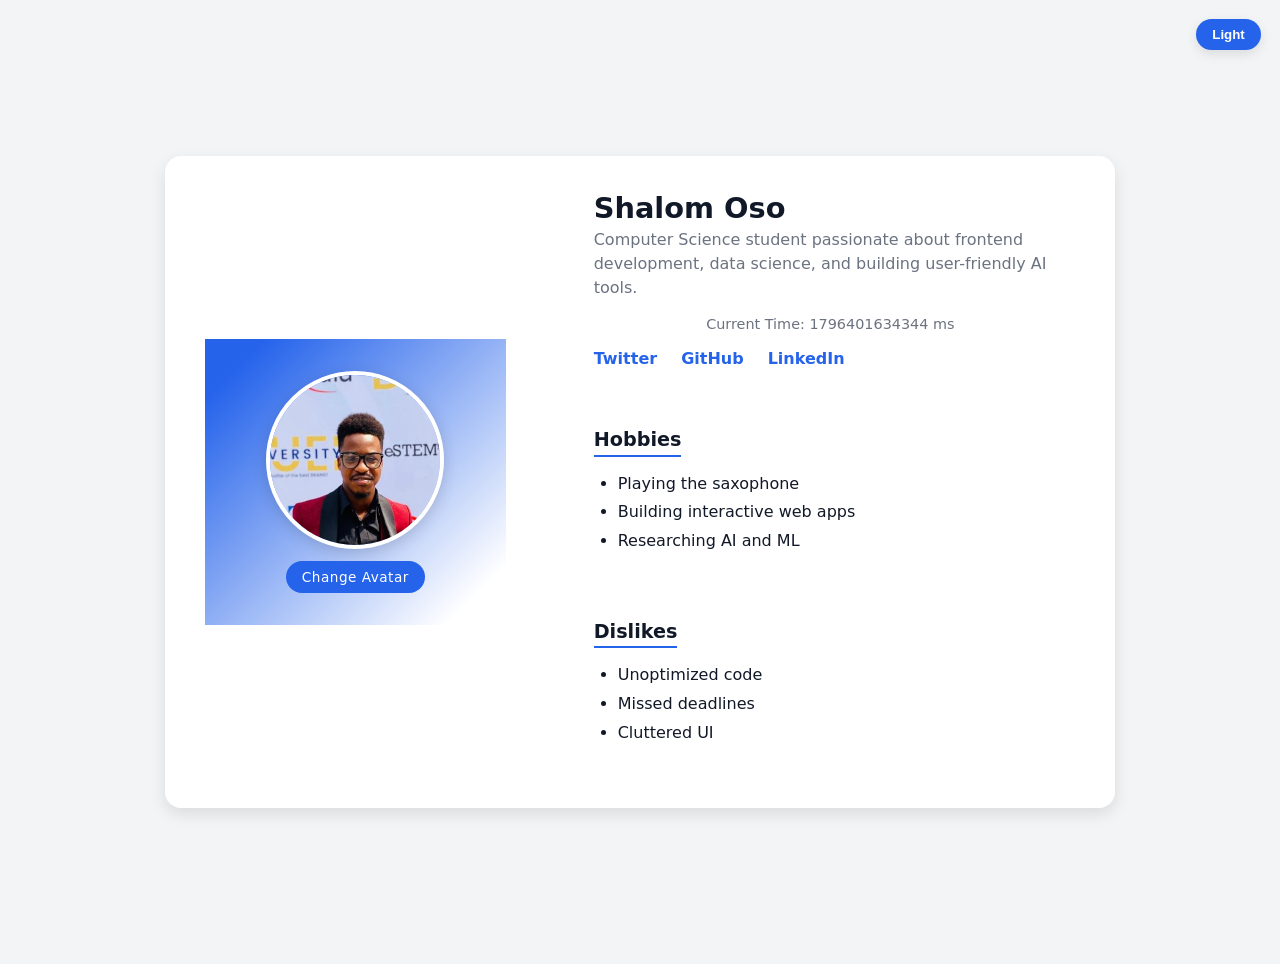
<file: Stage 0/index.html>
<!DOCTYPE html>
<html lang="en">
<head>
  <meta charset="UTF-8" />
  <meta name="viewport" content="width=device-width, initial-scale=1.0" />
  <title>OSO SHALOM – Stage 0</title>

  <!-- to link my css with the html -->
  <link rel="stylesheet" href="./index.css">
</head>
<body>
    <!-- this is the button used to toggle between light theme and dark theme -->
  <button class="theme-toggle" id="themeToggle" aria-label="Toggle theme">
    Light
  </button>

  <!-- this is the article container for the profile picture -->
  <article data-testid="test-profile-card">
    <figure>
      <img
        src="./19.jpg"
        alt="Profile picture of Shalom Oso"
        data-testid="test-user-avatar"
        id="avatar"
      />
      <div class="upload-wrapper">
        <label for="avatarInput" class="upload-btn">Change Avatar</label>
        <input type="file" id="avatarInput" accept="image/*" />
      </div>
    </figure>
 
    <!-- this is the biodata part -->
    <div class="content">
      <header>
        <h2 data-testid="test-user-name">Shalom Oso</h2>
        <p data-testid="test-user-bio">
          Computer Science student passionate about frontend development, data science,
          and building user-friendly AI tools.
        </p>
      </header>

      <p class="time" data-testid="test-user-time"></p>

      <!-- these are my available social media handles -->
      <nav aria-label="Social Media Links">
        <ul data-testid="test-user-social-links">
          <li>
            <a href="https://x.com/shalom_ablesax?s=21" target="_blank" rel="noopener noreferrer"
              data-testid="test-user-social-twitter">Twitter</a>
          </li>
          <li>
            <a href="https://github.com/Ablesax" target="_blank" rel="noopener noreferrer"
              data-testid="test-user-social-github">GitHub</a>
          </li>
          <li>
            <a href="https://www.linkedin.com/in/ososhalom?utm_source=share&utm_campaign=share_via&utm_content=profile&utm_medium=ios_app" target="_blank" rel="noopener noreferrer"
              data-testid="test-user-social-linkedin">LinkedIn</a>
          </li>
        </ul>
      </nav>

      <!-- some of my hobbies are listed below in an unordered list -->
      <section aria-label="Hobbies">
        <h3>Hobbies</h3>
        <ul data-testid="test-user-hobbies">
          <li>Playing the saxophone </li>
          <li>Building interactive web apps </li>
          <li>Researching AI and ML </li>
        </ul>
      </section>

      <!-- some of my dislikes includes; -->
      <section aria-label="Dislikes">
        <h3>Dislikes</h3>
        <ul data-testid="test-user-dislikes">
          <li>Unoptimized code </li>
          <li>Missed deadlines </li>
          <li>Cluttered UI </li>
        </ul>
      </section>
    </div>
  </article>

  <!-- linking the javascript code with my html -->
  <script src="./index.js"></script>
</body>
</html>
</file>
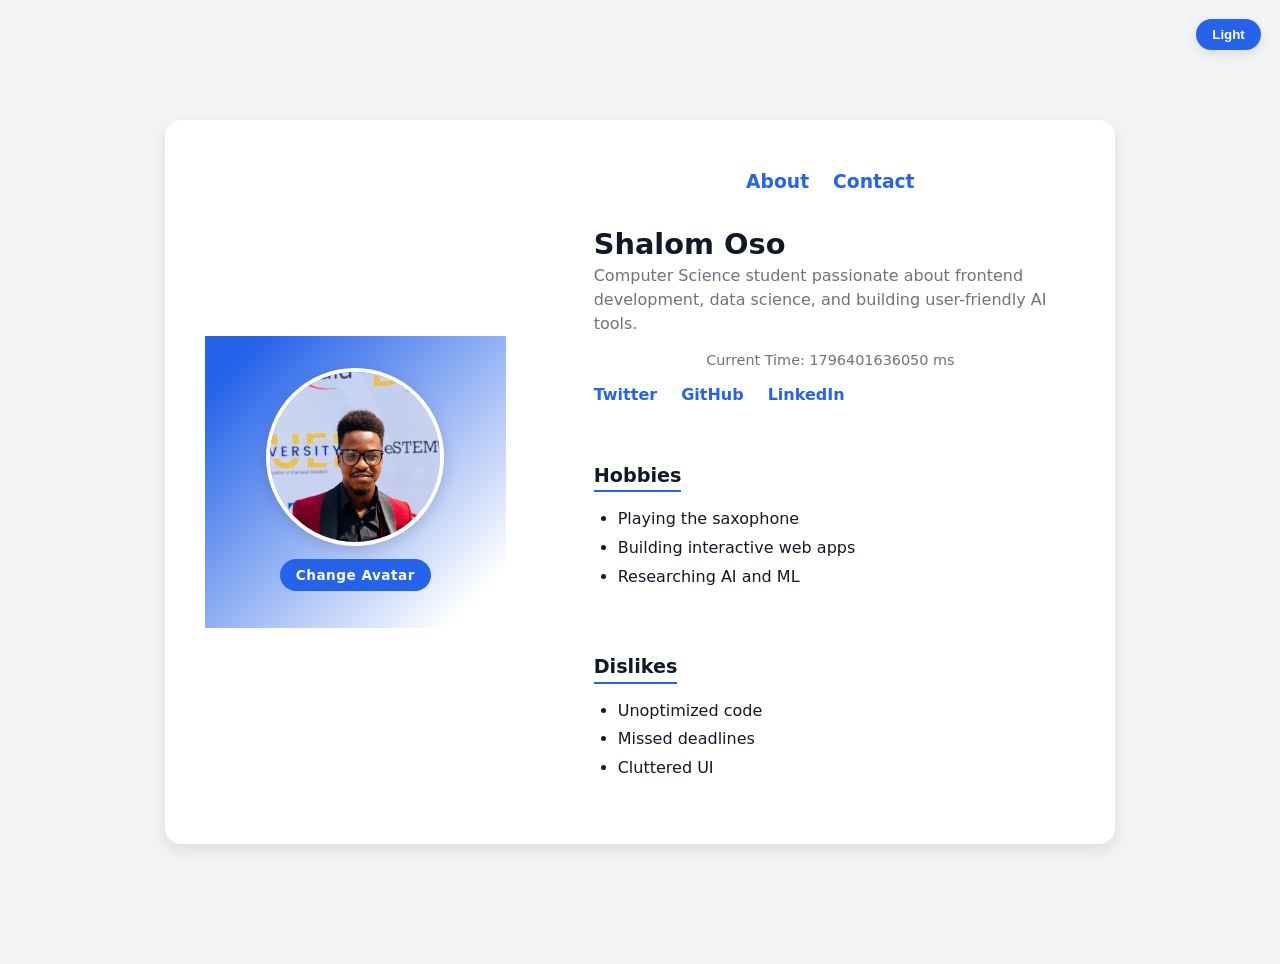
<file: Stage 1/index.html>
<!DOCTYPE html>
<html lang="en">
<head>
  <meta charset="UTF-8" />
  <meta name="viewport" content="width=device-width, initial-scale=1.0" />
  <title>OSO SHALOM – Stage 0</title>
  <link rel="stylesheet" href="./index.css" />
</head>
<body>
  <!-- Theme toggle for light/dark mode -->
  <button class="theme-toggle" id="themeToggle" aria-label="Toggle theme">
    Light
  </button>

  <!-- Profile Card Root -->
  <article data-testid="test-profile-card">
    <figure>
      <img
        src="./19.jpg"
        alt="Profile picture of Shalom Oso"
        data-testid="test-user-avatar"
        id="avatar"
      />
      <div class="upload-wrapper">
        <label for="avatarInput" class="upload-btn">Change Avatar</label>
        <input type="file" id="avatarInput" accept="image/*" />
      </div>
    </figure>

    <div class="content">
      <nav class="page-nav">
        <a href="./about.html"><h3>About</h3></a>
        <a href="./contact.html"><h3>Contact</h3></a>
      </nav>

      <header>
        <h2 data-testid="test-user-name">Shalom Oso</h2>
        <p data-testid="test-user-bio">
          Computer Science student passionate about frontend development, data science,
          and building user-friendly AI tools.
        </p>
      </header>

      <p class="time" data-testid="test-user-time"></p>

      <!-- Social Links -->
      <nav aria-label="Social Media Links">
        <ul data-testid="test-user-social-links">
          <li>
            <a href="https://x.com/shalom_ablesax?s=21"
              target="_blank"
              rel="noopener noreferrer"
              data-testid="test-user-social-twitter"
              >Twitter</a
            >
          </li>
          <li>
            <a href="https://github.com/Ablesax"
              target="_blank"
              rel="noopener noreferrer"
              data-testid="test-user-social-github"
              >GitHub</a
            >
          </li>
          <li>
            <a href="https://www.linkedin.com/in/ososhalom"
              target="_blank"
              rel="noopener noreferrer"
              data-testid="test-user-social-linkedin"
              >LinkedIn</a
            >
          </li>
        </ul>
      </nav>

      <!-- Hobbies Section -->
      <section aria-label="Hobbies">
        <h3>Hobbies</h3>
        <ul data-testid="test-user-hobbies">
          <li>Playing the saxophone</li>
          <li>Building interactive web apps</li>
          <li>Researching AI and ML</li>
        </ul>
      </section>

      <!-- Dislikes Section -->
      <section aria-label="Dislikes">
        <h3>Dislikes</h3>
        <ul data-testid="test-user-dislikes">
          <li>Unoptimized code</li>
          <li>Missed deadlines</li>
          <li>Cluttered UI</li>
        </ul>
      </section>
    </div>
  </article>

  <script src="./index.js"></script>
</body>
</html>
</file>
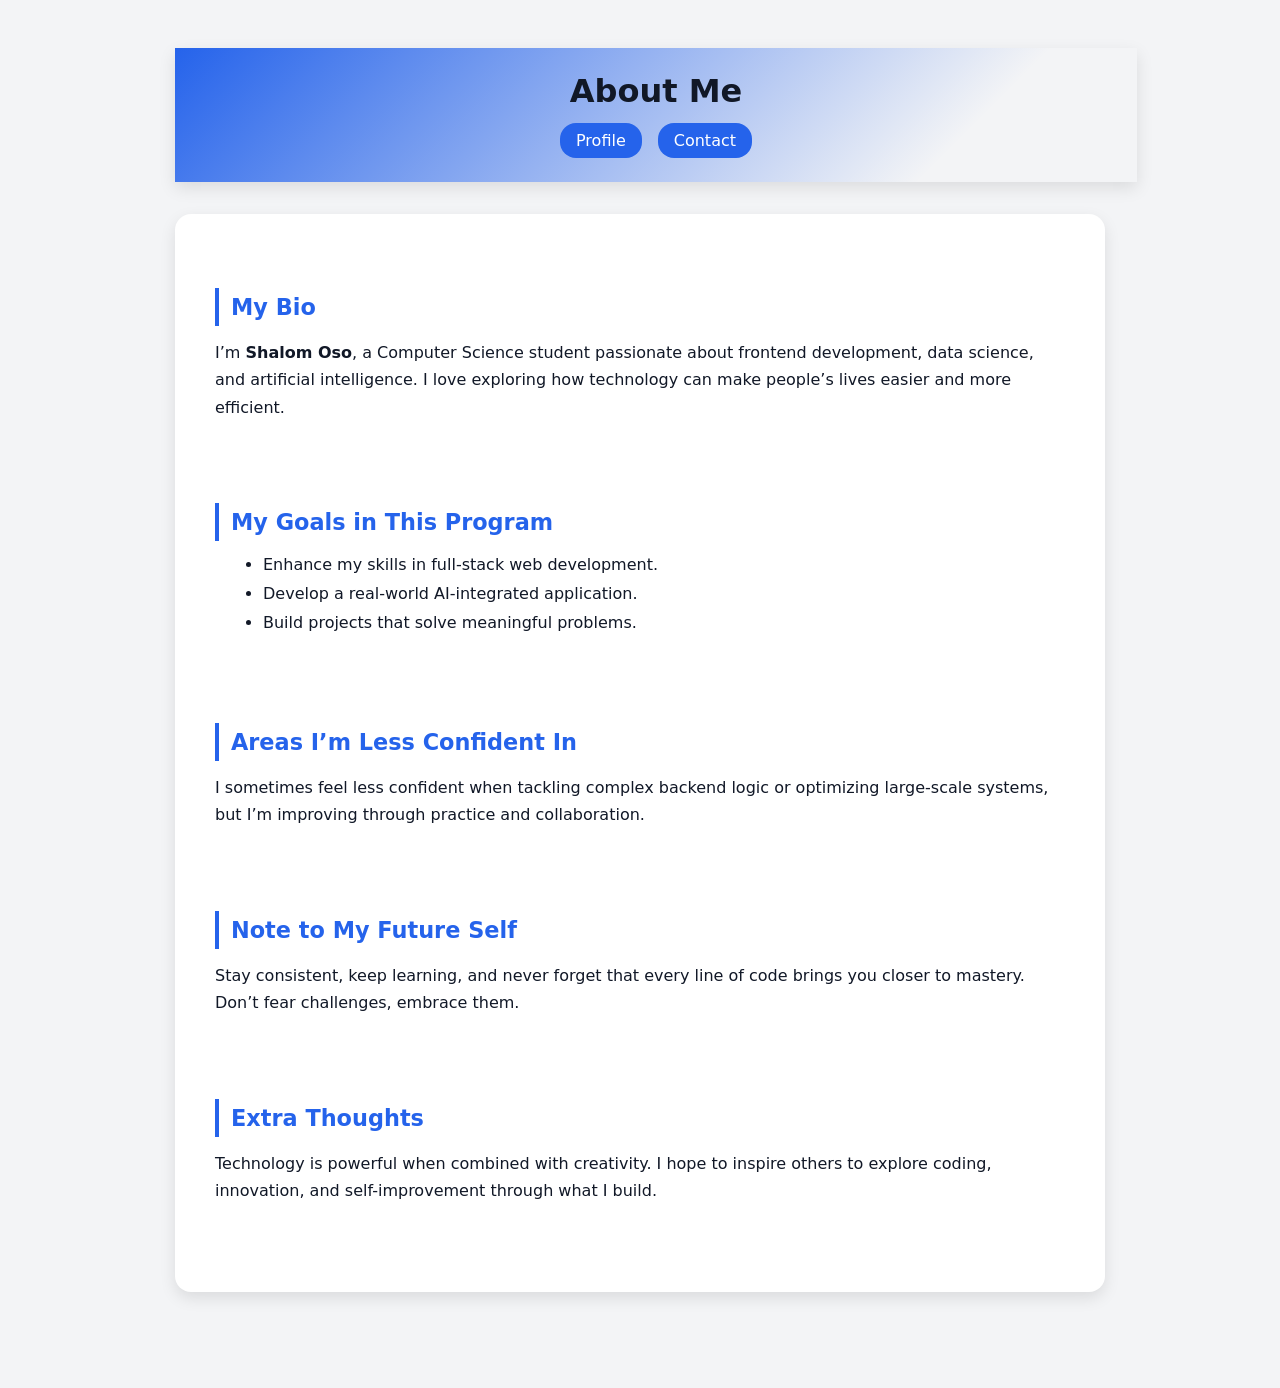
<file: Stage 1/about.html>
<!DOCTYPE html>
<html lang="en">
<head>
  <meta charset="UTF-8" />
  <meta name="viewport" content="width=device-width, initial-scale=1.0" />
  <title>About Me – Stage 1</title>
  <link rel="stylesheet" href="./index.css" />
</head>
<body>
    <section>
  <header class="page-header">
    <h1>About Me</h1>
    <nav>
      <a href="./index.html">Profile</a>
      <a href="./contact.html">Contact</a>
    </nav>
  </header>

  <main data-testid="test-about-page">
    <section data-testid="test-about-bio">
      <h2>My Bio</h2>
      <p>
        I’m <strong>Shalom Oso</strong>, a Computer Science student passionate about
        frontend development, data science, and artificial intelligence. I love exploring
        how technology can make people’s lives easier and more efficient.
      </p>
    </section>

    <section data-testid="test-about-goals">
      <h2>My Goals in This Program</h2>
      <ul>
        <li>Enhance my skills in full-stack web development.</li>
        <li>Develop a real-world AI-integrated application.</li>
        <li>Build projects that solve meaningful problems.</li>
      </ul>
    </section>

    <section data-testid="test-about-confidence">
      <h2>Areas I’m Less Confident In</h2>
      <p>
        I sometimes feel less confident when tackling complex backend logic or optimizing large-scale
        systems, but I’m improving through practice and collaboration.
      </p>
    </section>

    <section data-testid="test-about-future-note">
      <h2>Note to My Future Self</h2>
      <p>
        Stay consistent, keep learning, and never forget that every line of code brings
        you closer to mastery. Don’t fear challenges, embrace them.
      </p>
    </section>

    <section data-testid="test-about-extra">
      <h2>Extra Thoughts</h2>
      <p>
        Technology is powerful when combined with creativity. I hope to inspire others to
        explore coding, innovation, and self-improvement through what I build.
      </p>
    </section>
  </main>
  </section>
</body>
</html>
</file>
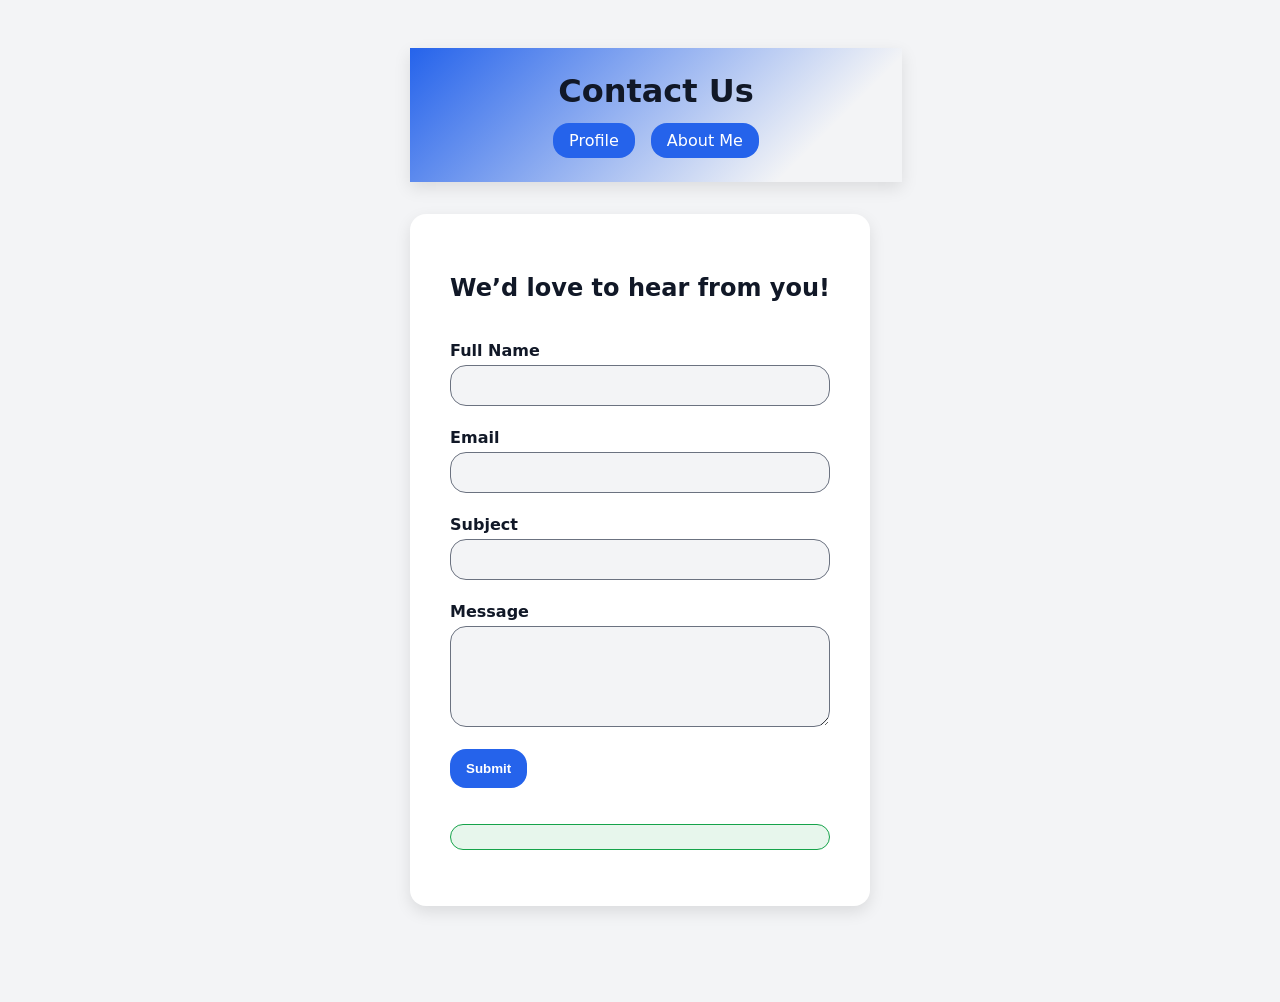
<file: Stage 1/contact.html>
<!DOCTYPE html>
<html lang="en">
<head>
  <meta charset="UTF-8" />
  <meta name="viewport" content="width=device-width, initial-scale=1.0" />
  <title>Contact Me – Stage 1</title>
  <link rel="stylesheet" href="./index.css" />
</head>
<body>
    <section class="topmostotside">
  <header class="page-header">
    <h1>Contact Us</h1>
    <nav>
      <a href="./index.html">Profile</a>
      <a href="./about.html">About Me</a>
    </nav>
  </header>

  <main>
    <form id="contactForm" novalidate aria-labelledby="contactHeading">
      <h2 id="contactHeading">We’d love to hear from you!</h2>

      <div class="form-group">
        <label for="name">Full Name</label>
        <input type="text" id="name" data-testid="test-contact-name" required aria-describedby="error-name" />
        <small id="error-name" class="error" data-testid="test-contact-error-name"></small>
      </div>

      <div class="form-group">
        <label for="email">Email</label>
        <input type="email" id="email" data-testid="test-contact-email" required aria-describedby="error-email" />
        <small id="error-email" class="error" data-testid="test-contact-error-email"></small>
      </div>

      <div class="form-group">
        <label for="subject">Subject</label>
        <input type="text" id="subject" data-testid="test-contact-subject" required aria-describedby="error-subject" />
        <small id="error-subject" class="error" data-testid="test-contact-error-subject"></small>
      </div>

      <div class="form-group">
        <label for="message">Message</label>
        <textarea id="message" rows="5" data-testid="test-contact-message" required aria-describedby="error-message"></textarea>
        <small id="error-message" class="error" data-testid="test-contact-error-message"></small>
      </div>

      <button type="submit" class="btn" data-testid="test-contact-submit">Submit</button>
      <p class="success" data-testid="test-contact-success" aria-live="polite"></p>
    </form>
  </main>

  <script>
    const form = document.getElementById('contactForm');
    const successMsg = document.querySelector('[data-testid="test-contact-success"]');

    form.addEventListener('submit', (e) => {
      e.preventDefault();
      let valid = true;

      const name = document.getElementById('name');
      const email = document.getElementById('email');
      const subject = document.getElementById('subject');
      const message = document.getElementById('message');

      const nameErr = document.getElementById('error-name');
      const emailErr = document.getElementById('error-email');
      const subjectErr = document.getElementById('error-subject');
      const msgErr = document.getElementById('error-message');

      // to reset messages
      [nameErr, emailErr, subjectErr, msgErr].forEach(el => el.textContent = '');
      successMsg.textContent = '';

      // for validation
      if (name.value.trim() === '') {
        nameErr.textContent = 'Full name is required.';
        valid = false;
      }

      const emailPattern = /^[^ ]+@[^ ]+\.[a-z]{2,3}$/;
      if (!emailPattern.test(email.value)) {
        emailErr.textContent = 'Please enter a valid email address.';
        valid = false;
      }

      if (subject.value.trim() === '') {
        subjectErr.textContent = 'Subject is required.';
        valid = false;
      }

      if (message.value.trim().length < 10) {
        msgErr.textContent = 'Message must be at least 10 characters.';
        valid = false;
      }

      // Success message
      if (valid) {
        successMsg.textContent = '✅ Thank you! Your message has been submitted successfully.';
        form.reset();
      }
    });
  </script>
  </section>
</body>
</html>
</file>
<file: Stage 0/index.css>
/*  Global Variables */
:root {
  --bg: #f3f4f6;
  --card-bg: #ffffff;
  --text: #111827;
  --muted: #6b7280;
  --accent: #2563eb;
  --radius: 16px;
  --shadow: 0 6px 16px rgba(0, 0, 0, 0.1);
  --transition: 0.3s ease-in-out;
  --heading-font: "Poppins", system-ui, sans-serif;
  --body-font: "Inter", system-ui, sans-serif;
}

/* for the dark theme styling */
body.dark {
  --bg: #0f172a;
  --card-bg: #1e293b;
  --text: #f8fafc;
  --muted: #94a3b8;
  --accent: #38bdf8;
}

/* Base Styles */
body {
  background: var(--bg);
  color: var(--text);
  font-family: var(--body-font);
  display: flex;
  justify-content: center;
  align-items: center;
  min-height: 100vh;
  margin: 0;
  padding: 2rem;
  transition: background var(--transition), color var(--transition);
}

/* Profile Card Container */
article {
  background: var(--card-bg);
  border-radius: var(--radius);
  box-shadow: var(--shadow);
  overflow: hidden;
  max-width: 950px;
  width: 100%;
  display: flex;
  flex-direction: column;
  transition: transform var(--transition), box-shadow var(--transition);
}

article:hover {
  transform: translateY(-6px);
  box-shadow: 0 8px 20px rgba(0, 0, 0, 0.15);
}

/*  Avatar Section */
figure {
  display: flex;
  justify-content: center;
  align-items: center;
  padding: 2rem 1rem;
  flex-direction: column;
  background: linear-gradient(135deg, var(--accent) 10%, transparent 90%);
}

figure img {
  width: 170px;
  height: 170px;
  border-radius: 50%;
  object-fit: cover;
  border: 4px solid var(--card-bg);
  box-shadow: 0 4px 15px rgba(0, 0, 0, 0.15);
  transition: transform var(--transition);
}

figure img:hover {
  transform: scale(1.08);
}

.upload-wrapper {
  margin-top: 0.8rem;
}

input[type="file"] {
  display: none;
}

label.upload-btn {
  display: inline-block;
  padding: 0.5rem 1rem;
  background: var(--accent);
  color: #fff;
  border-radius: var(--radius);
  cursor: pointer;
  font-size: 0.85rem;
  letter-spacing: 0.5px;
  transition: background var(--transition), transform var(--transition);
}

label.upload-btn:hover {
  background: #1d4ed8;
  transform: translateY(-2px);
}

/*  Card Content */
.content {
  padding: 1.5rem 2rem;
}

header {
  text-align: center;
  margin-bottom: 1rem;
}

header h2 {
  margin: 0.2rem 0;
  font-family: var(--heading-font);
  font-size: 1.8rem;
  font-weight: 600;
}

header p {
  color: var(--muted);
  font-size: 1rem;
  max-width: 600px;
  margin: 0 auto;
  line-height: 1.5;
}

/* Time */
.time {
  text-align: center;
  color: var(--muted);
  font-size: 0.9rem;
  margin: 0.8rem 0;
}

/* Social Links */
nav ul {
  list-style: none;
  display: flex;
  justify-content: center;
  gap: 1.5rem;
  padding: 0;
  margin: 1rem 0;
  flex-wrap: wrap;
}

nav a {
  color: var(--accent);
  text-decoration: none;
  font-weight: 600;
  transition: color var(--transition), transform var(--transition);
}

nav a:hover,
nav a:focus {
  color: var(--text);
  transform: translateY(-2px);
  outline: none;
}

/* Sections (Hobbies and Dislikes)*/
section {
  padding: 1rem 0;
}

section h3 {
  margin-bottom: 0.5rem;
  font-family: var(--heading-font);
  font-size: 1.2rem;
  border-bottom: 2px solid var(--accent);
  display: inline-block;
  padding-bottom: 0.2rem;
}

ul {
  padding-left: 1.5rem;
  margin-top: 0.5rem;
}

ul li {
  margin-bottom: 0.4rem;
  line-height: 1.4;
}

/* Theme Toggle Button */
.theme-toggle {
  position: fixed;
  top: 1.2rem;
  right: 1.2rem;
  padding: 0.5rem 1rem;
  background: var(--accent);
  border: none;
  color: #fff;
  border-radius: var(--radius);
  font-weight: 600;
  cursor: pointer;
  box-shadow: 0 4px 12px rgba(0, 0, 0, 0.1);
  transition: background var(--transition), transform var(--transition);
  z-index: 10;
}

.theme-toggle:hover {
  background: #1e40af;
  transform: scale(1.05);
}

/* Responsive Layout for tablets */
@media (min-width: 768px) {
  article {
    flex-direction: row;
    align-items: center;
  }

  figure {
    flex: 1;
    padding: 2rem;
  }

  .content {
    flex: 2;
    padding: 2rem 3rem;
  }

  header {
    text-align: left;
  }

  nav ul {
    justify-content: flex-start;
  }

  section {
    padding: 1rem 0;
  }
}
/* Responsive Layout for mobile phones */
@media (max-width: 480px) {
  header h2 {
    font-size: 1.4rem;
  }

  figure img {
    width: 140px;
    height: 140px;
  }

  label.upload-btn {
    font-size: 0.8rem;
    padding: 0.4rem 0.9rem;
  }

  nav a {
    font-size: 0.9rem;
  }

  section h3 {
    font-size: 1rem;
  }
}
</file>
<file: Stage 1/index.css>
/* ========== Global Variables ========== */
:root {
  --bg: #f3f4f6;
  --card-bg: #ffffff;
  --text: #111827;
  --muted: #6b7280;
  --accent: #2563eb;
  --radius: 16px;
  --shadow: 0 6px 16px rgba(0, 0, 0, 0.1);
  --transition: 0.3s ease-in-out;
  --heading-font: "Poppins", system-ui, sans-serif;
  --body-font: "Inter", system-ui, sans-serif;
}

/* Dark Theme */
body.dark {
  --bg: #0f172a;
  --card-bg: #1e293b;
  --text: #f8fafc;
  --muted: #94a3b8;
  --accent: #38bdf8;
}

/* ========== Base Styling ========== */
body {
  background: var(--bg);
  color: var(--text);
  font-family: var(--body-font);
  display: flex;
  justify-content: center;
  align-items: center;
  min-height: 100vh;
  margin: 0;
  padding: 2rem;
  transition: background var(--transition), color var(--transition);
}

/* Profile Card Container */
article {
  background: var(--card-bg);
  border-radius: var(--radius);
  box-shadow: var(--shadow);
  overflow: hidden;
  max-width: 950px;
  width: 100%;
  display: flex;
  flex-direction: column;
  transition: transform var(--transition), box-shadow var(--transition);
}

article:hover {
  transform: translateY(-6px);
  box-shadow: 0 8px 20px rgba(0, 0, 0, 0.15);
}

/* Avatar Section */
figure {
  display: flex;
  justify-content: center;
  align-items: center;
  padding: 2rem 1rem;
  flex-direction: column;
  background: linear-gradient(135deg, var(--accent) 10%, transparent 90%);
}

figure img {
  width: 170px;
  height: 170px;
  border-radius: 50%;
  object-fit: cover;
  border: 4px solid var(--card-bg);
  box-shadow: 0 4px 15px rgba(0, 0, 0, 0.15);
  transition: transform var(--transition);
}

figure img:hover {
  transform: scale(1.08);
}

/* Upload Button */
.upload-wrapper {
  margin-top: 0.8rem;
}

input[type="file"] {
  display: none;
}

label.upload-btn {
  display: inline-block;
  padding: 0.5rem 1rem;
  background: var(--accent);
  color: #fff;
  border-radius: var(--radius);
  cursor: pointer;
  font-size: 0.85rem;
  letter-spacing: 0.5px;
  transition: background var(--transition), transform var(--transition);
}

label.upload-btn:hover {
  background: #1d4ed8;
  transform: translateY(-2px);
}

/* Content */
.content {
  padding: 1.5rem 2rem;
}

/* Internal Navigation (About / Contact) */
.page-nav {
  display: flex;
  justify-content: center;
  gap: 1.5rem;
  margin-bottom: 1rem;
}

.page-nav a {
  text-decoration: none;
  color: var(--accent);
  font-weight: 600;
  transition: color var(--transition);
}

.page-nav a:hover {
  color: var(--text);
}

/* Header */
header {
  text-align: center;
  margin-bottom: 1rem;
}

header h2 {
  margin: 0.2rem 0;
  font-family: var(--heading-font);
  font-size: 1.8rem;
  font-weight: 600;
}

header p {
  color: var(--muted);
  font-size: 1rem;
  max-width: 600px;
  margin: 0 auto;
  line-height: 1.5;
}

/* Time Display */
.time {
  text-align: center;
  color: var(--muted);
  font-size: 0.9rem;
  margin: 0.8rem 0;
}

/* Social Links */
nav ul {
  list-style: none;
  display: flex;
  justify-content: center;
  gap: 1.5rem;
  padding: 0;
  margin: 1rem 0;
  flex-wrap: wrap;
}

nav a {
  color: var(--accent);
  text-decoration: none;
  font-weight: 600;
  transition: color var(--transition), transform var(--transition);
}

nav a:hover,
nav a:focus {
  color: var(--text);
  transform: translateY(-2px);
  outline: none;
}

/* Sections */
section {
  padding: 1rem 0;
}

section h3 {
  margin-bottom: 0.5rem;
  font-family: var(--heading-font);
  font-size: 1.2rem;
  border-bottom: 2px solid var(--accent);
  display: inline-block;
  padding-bottom: 0.2rem;
}

ul {
  padding-left: 1.5rem;
  margin-top: 0.5rem;
}

ul li {
  margin-bottom: 0.4rem;
  line-height: 1.4;
}

/* Theme Toggle Button */
.theme-toggle {
  position: fixed;
  top: 1.2rem;
  right: 1.2rem;
  padding: 0.5rem 1rem;
  background: var(--accent);
  border: none;
  color: #fff;
  border-radius: var(--radius);
  font-weight: 600;
  cursor: pointer;
  box-shadow: 0 4px 12px rgba(0, 0, 0, 0.1);
  transition: background var(--transition), transform var(--transition);
  z-index: 10;
}

.theme-toggle:hover {
  background: #1e40af;
  transform: scale(1.05);
}

/* Tablet View */
@media (min-width: 768px) {
  article {
    flex-direction: row;
    align-items: center;
  }

  figure {
    flex: 1;
    padding: 2rem;
  }

  .content {
    flex: 2;
    padding: 2rem 3rem;
  }

  header {
    text-align: left;
  }

  nav ul {
    justify-content: flex-start;
  }
}

/* Mobile View */
@media (max-width: 480px) {
  header h2 {
    font-size: 1.4rem;
  }

  figure img {
    width: 140px;
    height: 140px;
  }

  label.upload-btn {
    font-size: 0.8rem;
    padding: 0.4rem 0.9rem;
  }

  nav a {
    font-size: 0.9rem;
  }

  section h3 {
    font-size: 1rem;
  }
}




/* ===== PAGE HEADER FOR FULL-WIDTH TOP BAR ===== */
.page-header {
  position: relative;
  top: 0;
  left: 0;
  width: 100%;
  background: linear-gradient(135deg, var(--accent), transparent 80%);
  padding: 1.5rem 1rem;
  border-radius: 0; /* Remove rounded corners for top bar look */
  box-shadow: var(--shadow);
  text-align: center;
  margin: 0 auto 2rem auto;
  display: flex;
  flex-direction: column;
  align-items: center;
  z-index: 1000;
}
.page-header h1 {
  font-family: var(--heading-font);
  font-size: 2rem;
  margin: 0;
  color: var(--text);
}

.page-header nav {
  margin-top: 0.8rem;
  display: flex;
  justify-content: center;
  align-items: center;
  gap: 1rem;
  flex-wrap: wrap;
}

.page-header nav a {
  text-decoration: none;
  color: var(--card-bg);
  background: var(--accent);
  padding: 0.5rem 1rem;
  border-radius: var(--radius);
  font-weight: 500;
  transition: background var(--transition), transform var(--transition);
}

.page-header nav a:hover,
.page-header nav a:focus {
  background: #1e40af;
  transform: scale(1.05);
  outline: none;
}


/* ===== MAIN CONTENT WRAPPER ===== */
main {
  background: var(--card-bg);
  border-radius: var(--radius);
  box-shadow: var(--shadow);
  padding: 2.5rem;
  max-width: 850px;
  margin: 0 auto 3rem auto;
  transition: background var(--transition), color var(--transition);
}

/* ===== ABOUT PAGE SECTIONS ===== */
main section {
  margin-bottom: 2rem;
  line-height: 1.7;
}

main section h2 {
  font-family: var(--heading-font);
  font-size: 1.4rem;
  border-left: 4px solid var(--accent);
  padding-left: 0.75rem;
  margin-bottom: 0.8rem;
  color: var(--accent);
}

main section p,
main section ul {
  color: var(--text);
  font-size: 1rem;
  margin: 0;
}

main section ul li {
  list-style: disc;
  margin-left: 1.5rem;
  margin-bottom: 0.4rem;
}

/* ===== CONTACT FORM ===== */
form {
  display: flex;
  flex-direction: column;
  gap: 1.2rem;
}

.form-group {
  display: flex;
  flex-direction: column;
}

label {
  font-weight: 600;
  margin-bottom: 0.3rem;
  color: var(--text);
}

input,
textarea {
  padding: 0.75rem;
  border-radius: var(--radius);
  border: 1px solid var(--muted);
  background: var(--bg);
  color: var(--text);
  transition: border var(--transition), box-shadow var(--transition);
}

input:focus,
textarea:focus {
  border-color: var(--accent);
  box-shadow: 0 0 0 3px rgba(37, 99, 235, 0.3);
  outline: none;
}

button.btn {
  padding: 0.75rem 1rem;
  background: var(--accent);
  color: #fff;
  border: none;
  border-radius: var(--radius);
  font-weight: 600;
  cursor: pointer;
  align-self: flex-start;
  transition: background var(--transition), transform var(--transition);
}

button.btn:hover,
button.btn:focus {
  background: #1e40af;
  transform: translateY(-2px);
}

.error {
  color: #dc2626;
  font-size: 0.85rem;
  margin-top: 0.2rem;
}

.success {
  color: #16a34a;
  font-weight: 500;
  margin-top: 1rem;
  padding: 0.75rem;
  border: 1px solid #16a34a;
  border-radius: var(--radius);
  background: rgba(22, 163, 74, 0.1);
}

/* ===== RESPONSIVENESS ===== */
@media (max-width: 768px) {
  main {
    padding: 1.5rem;
  }

  .page-header h1 {
    font-size: 1.6rem;
  }

  main section h2 {
    font-size: 1.2rem;
  }

  input,
  textarea {
    font-size: 1rem;
  }

  button.btn {
    width: 100%;
    text-align: center;
  }
}
</file>
